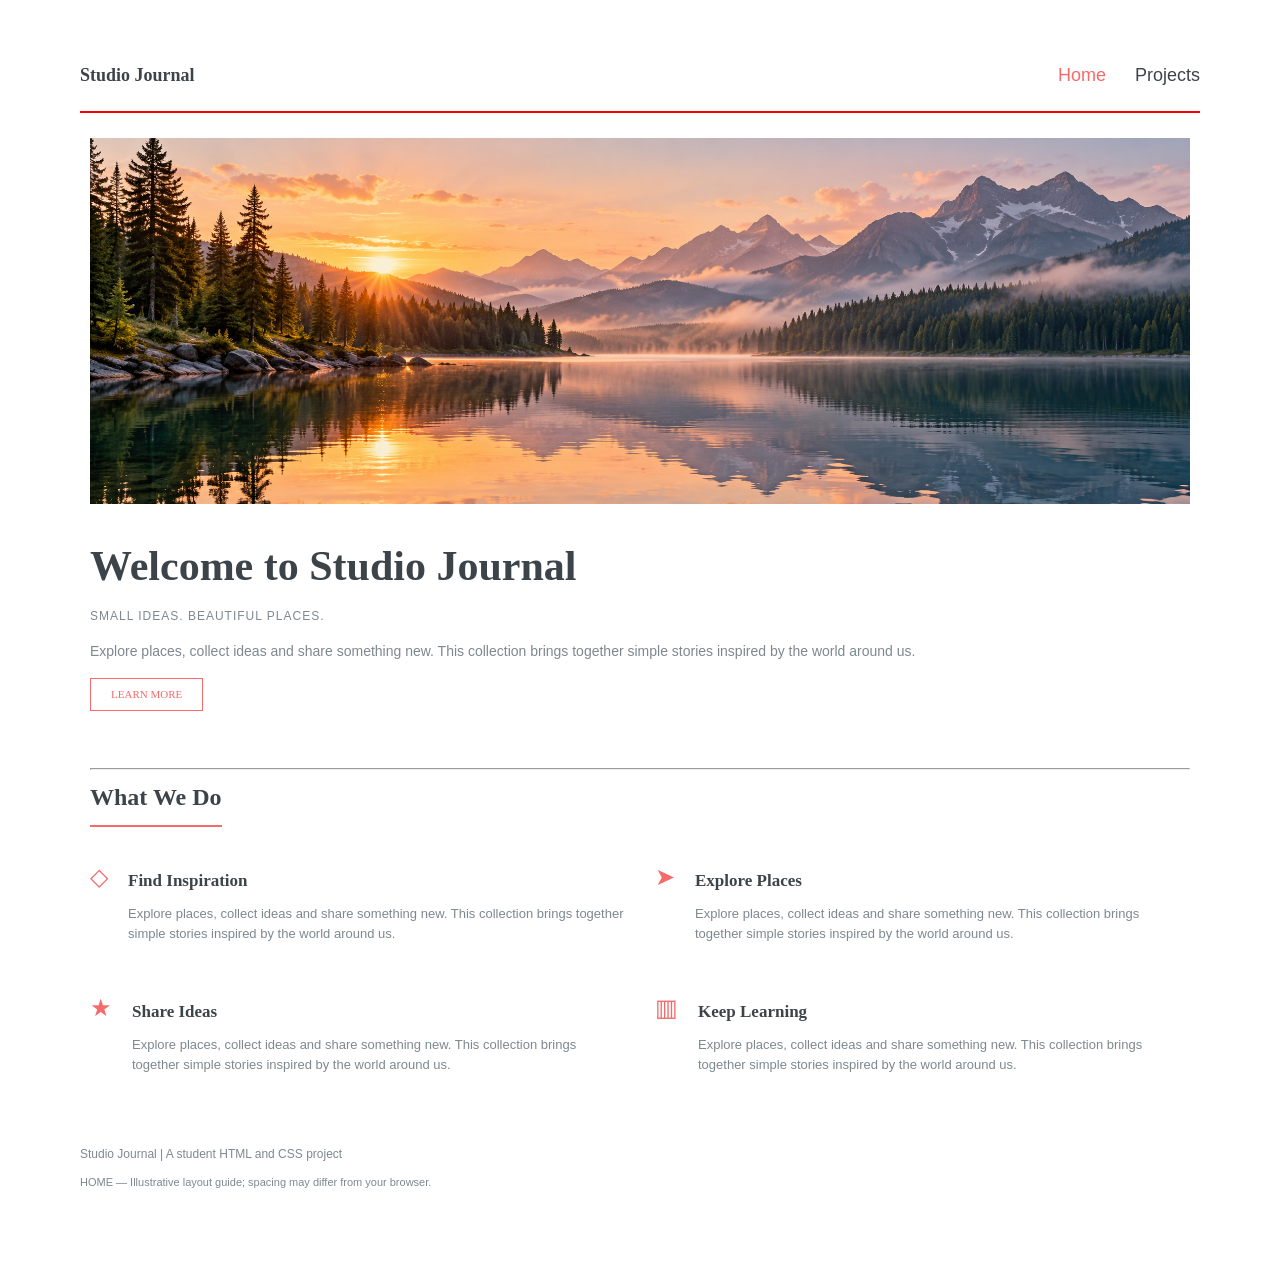
<file: Lab Practical 2/index.html>
<!DOCTYPE html>
<html lang="en">
<head>
    <meta charset="UTF-8">
    <meta name="viewport" content="width=device-width, initial-scale=1.0">
    <title>Studio Journal | Home</title>
    <link rel="stylesheet" href="styles.css">
</head>
<body>
    <header>
        <a class="logo" href="index.html"><strong>Studio Journal</strong></a>
        <nav>
            <a href="index.html" class="active" aria-current="page">Home</a>
            <a href="projects.html">Projects</a>
        </nav>
    </header>

    <main>
        <section class="intro">
            <img class="banner" src="images/pic10.png" alt="Mountain lake at sunrise">
            <h1>Welcome to Studio Journal</h1>
            <p class="subtitle">Small ideas. Beautiful places.</p>
            <p>Explore places, collect ideas and share something new. This collection brings together simple stories inspired by the world around us.</p>
            <a class="button" href="#features">Learn More</a>
        </section>

        <section id="features">
            <hr class="full-width-line">
            <h2 class="section-title">What We Do</h2>
            <div class="features">
                <article class="feature">
                    <span class="icon" aria-hidden="true">◇</span>
                    <div>
                        <h3>Find Inspiration</h3>
                        <p>Explore places, collect ideas and share something new. This collection brings together simple stories inspired by the world around us.</p>
                    </div>
                </article>
                <article class="feature">
                    <span class="icon" aria-hidden="true">➤</span>
                    <div>
                        <h3>Explore Places</h3>
                        <p>Explore places, collect ideas and share something new. This collection brings together simple stories inspired by the world around us.</p>
                    </div>
                </article>
                <article class="feature">
                    <span class="icon" aria-hidden="true">★</span>
                    <div>
                        <h3>Share Ideas</h3>
                        <p>Explore places, collect ideas and share something new. This collection brings together simple stories inspired by the world around us.</p>
                    </div>
                </article>
                <article class="feature">
                    <span class="icon" aria-hidden="true">▥</span>
                    <div>
                        <h3>Keep Learning</h3>
                        <p>Explore places, collect ideas and share something new. This collection brings together simple stories inspired by the world around us.</p>
                    </div>
                </article>
            </div>
        </section>
    </main>
    <footer>Studio Journal | A student HTML and CSS project</footer>
</body>
</html>
</file>
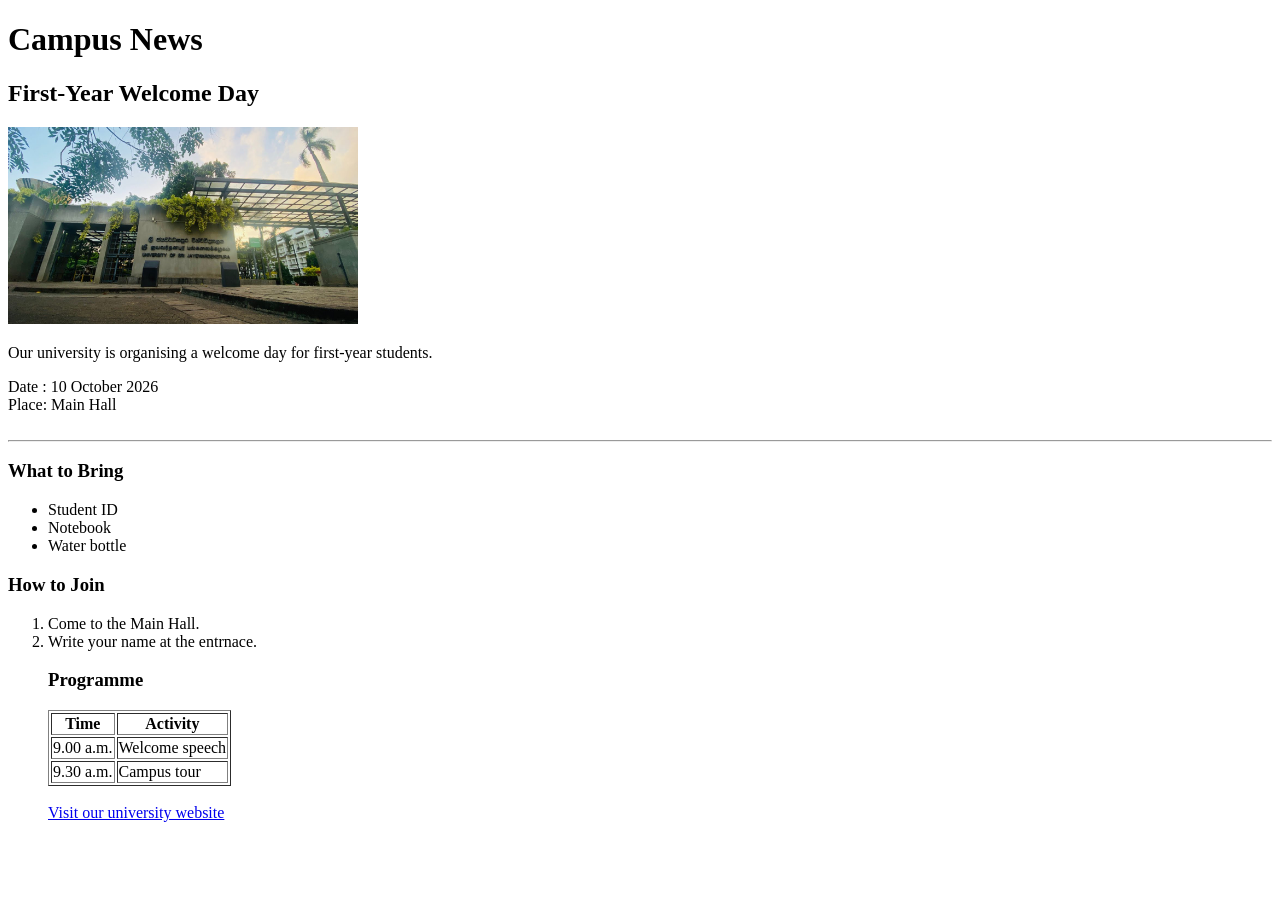
<file: Lab Practical 1/news.html>
<!DOCTYPE html>
<html lan="eng">
<head>
    <meta charset="UTF-8">
    <title>Lab Practicle 1</title>
</head>
<body>
    <h1>Campus News</h1>
    <h2>First-Year Welcome Day</h2>
    <img src="university.jpg" alt="University campus" width="350">
    <p> Our university is organising a welcome day for first-year students.</p>
    
    Date : 10 October 2026<br>
    Place: Main Hall<br><br>
   <hr>
   <h3>What to Bring</h3>
   <ul>
    <li>Student ID</li>
    <li>Notebook</li>
    <li>Water bottle</li>
   </ul>
   
   <h3>How to Join</h3>
   <ol>
    <li>Come to the Main Hall.</li>
    <li>Write your name at the entrnace.</li>
   </ul>

   <h3>Programme</h3>
   <table border="1">
      <tr>
        <th>Time</th>
        <th>Activity</th>
      </tr>

      <td>9.00 a.m.</td>
      <td>Welcome speech</td>

    <tr>

      <td>9.30 a.m.</td>
      <td>Campus tour</td>
    </tr>
  </table>
  <br>
  <a href = "https://www.sjp.ac.lk/">Visit our university website</a>
</html>
</file>
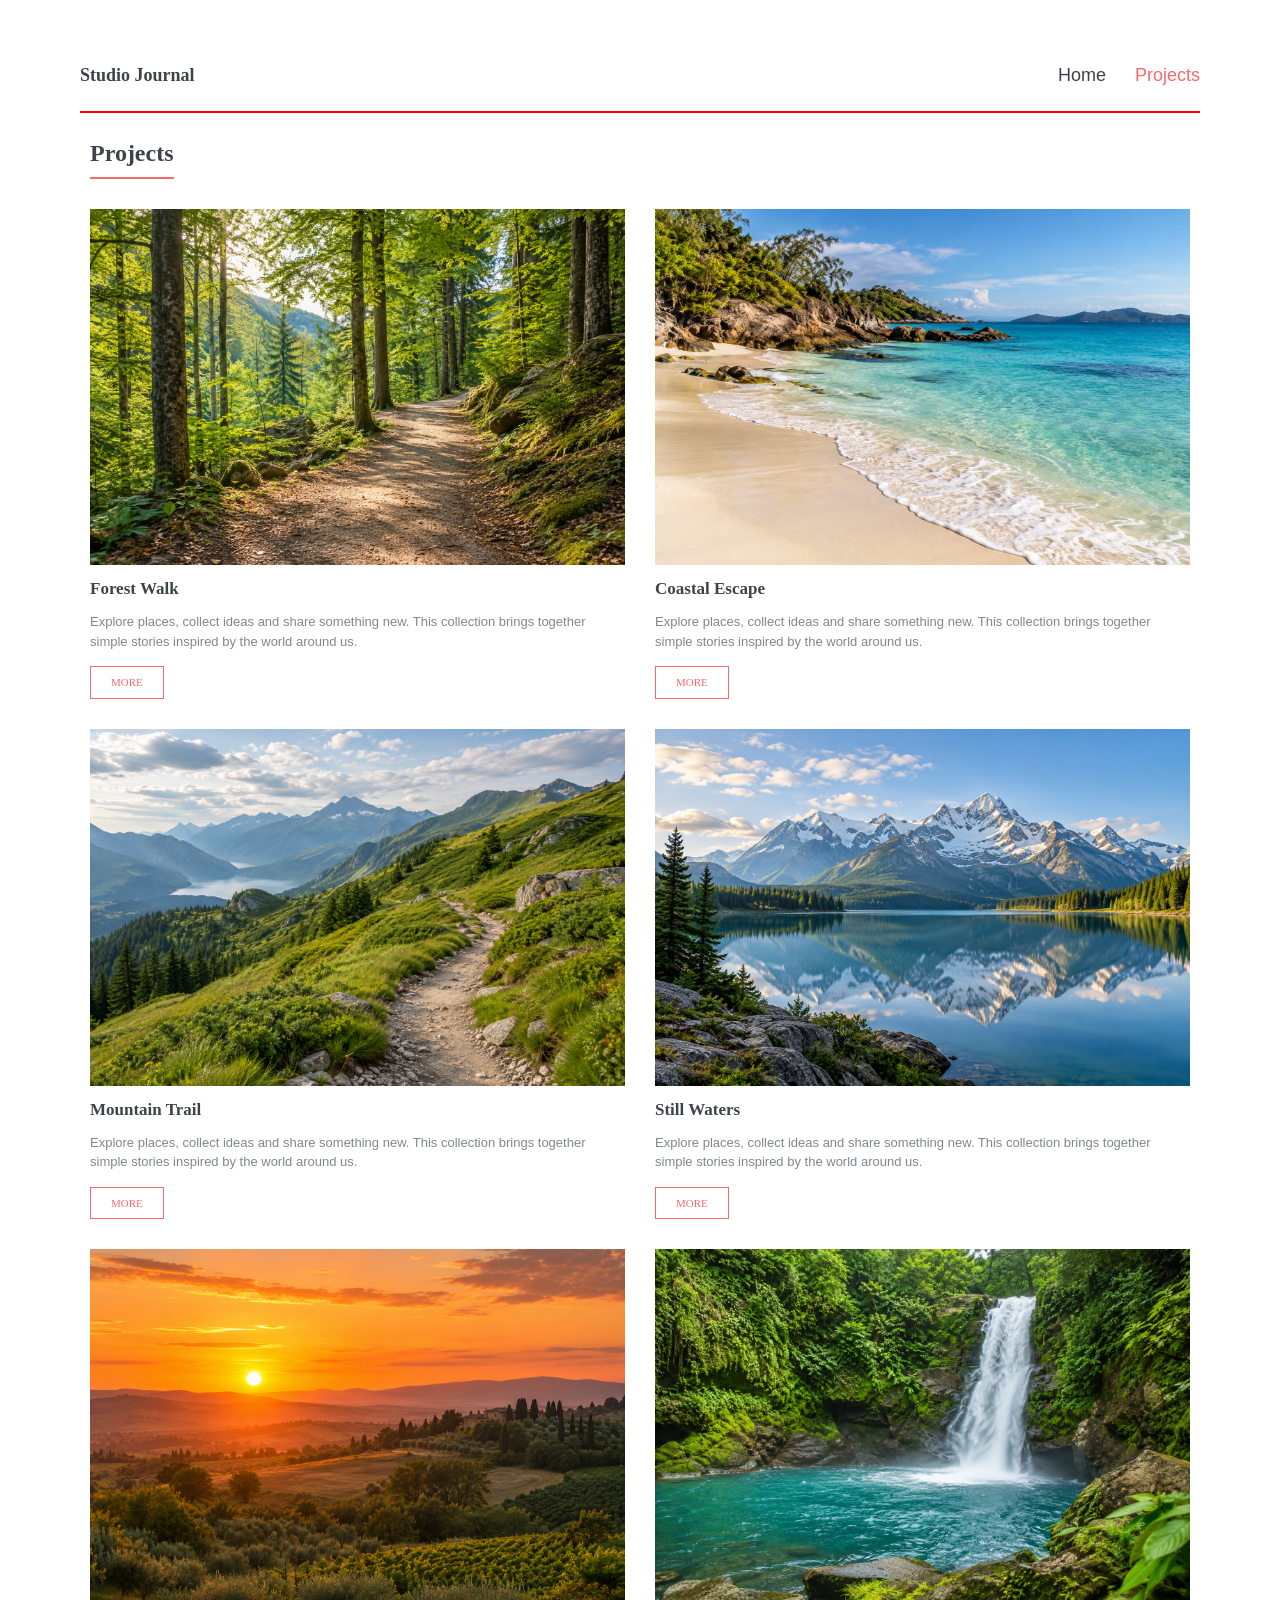
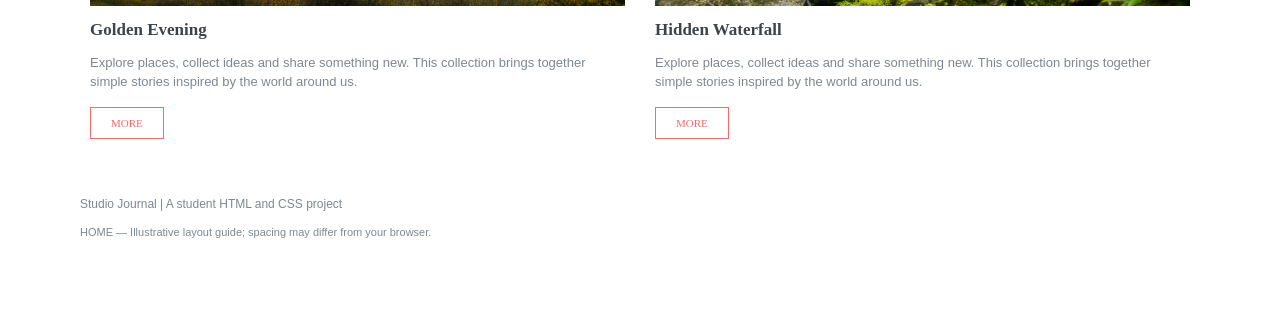
<file: Lab Practical 2/projects.html>
<!DOCTYPE html>
<html lang="en">
<head>
    <meta charset="UTF-8">
    <meta name="viewport" content="width=device-width, initial-scale=1.0">
    <title>Studio Journal | Projects</title>
    <link rel="stylesheet" href="styles.css">
</head>
<body>
    <header>
        <a class="logo" href="index.html"><strong>Studio Journal</strong></a>
        <nav>
            <a href="index.html">Home</a>
            <a href="projects.html" class="active" aria-current="page">Projects</a>
        </nav>
    </header>

    <main>
        <section>
            <h1 class="section-title">Projects</h1>
            <div class="projects">
                <article>
                    <img src="images/pic01.png" alt="Sunlit path through a green forest">
                    <h3>Forest Walk</h3>
                    <p>Explore places, collect ideas and share something new. This collection brings together simple stories inspired by the world around us.</p>
                    <a class="button" href="images/pic01.png">More</a>
                </article>
                <article>
                    <img src="images/pic02.png" alt="Sandy coastline beside turquoise water">
                    <h3>Coastal Escape</h3>
                    <p>Explore places, collect ideas and share something new. This collection brings together simple stories inspired by the world around us.</p>
                    <a class="button" href="images/pic02.png">More</a>
                </article>
                <article>
                    <img src="images/pic03.png" alt="Trail through green mountain hills">
                    <h3>Mountain Trail</h3>
                    <p>Explore places, collect ideas and share something new. This collection brings together simple stories inspired by the world around us.</p>
                    <a class="button" href="images/pic03.png">More</a>
                </article>
                <article>
                    <img src="images/pic04.png" alt="Lake reflecting distant mountains">
                    <h3>Still Waters</h3>
                    <p>Explore places, collect ideas and share something new. This collection brings together simple stories inspired by the world around us.</p>
                    <a class="button" href="images/pic04.png">More</a>
                </article>
                <article>
                    <img src="images/pic05.png" alt="Sunset over rolling countryside">
                    <h3>Golden Evening</h3>
                    <p>Explore places, collect ideas and share something new. This collection brings together simple stories inspired by the world around us.</p>
                    <a class="button" href="images/pic05.png">More</a>
                </article>
                <article>
                    <img src="images/pic06.png" alt="Waterfall surrounded by green plants">
                    <h3>Hidden Waterfall</h3>
                    <p>Explore places, collect ideas and share something new. This collection brings together simple stories inspired by the world around us.</p>
                    <a class="button" href="images/pic06.png">More</a>
                </article>
            </div>
        </section>
    </main>
    <footer>Studio Journal | A student HTML and CSS project</footer>
</body>
</html>
</file>
<file: Lab Practical 2/styles.css>
*{box-sizing:border-box;}
body{
    max-width: 1200px;
    margin: auto;
    padding: 40px;
    color: #7f888f;
    font-family: Arial, sans-serif;
    font-size:14px;
    line-height: 1.7;
}

header{
    display:flex;
    justify-content: space-between;
    align-items: center;
    padding: 20px 0;
    border-bottom: 2px solid red;
}

h1, h2, h3, .logo , .button{
    font-family: Georgia, serif;
    color: #3d4449;
}

nav a{
    color: #3d4449;
    text-decoration:none ;
    margin-left: 25px;
    font-size: 18px;

}
nav a:hover,
nav a.active{
    color: #f56a6a;
}
main{
    max-width: 1100px;
    margin:0 auto;

}
section{
    padding: 25px 0;
}

h1{font-size: 42px; line-height: 1.3; margin-bottom: 12px;}
h2, .section-title{
    display: table;
    font-size: 26px;
    border-bottom: 3px solid #f56a6a;
    padding-bottom: 10px;
    margin: 0 0 40px;
}

.logo{
    color: #3d4449;
    text-decoration: none;
    font-size: 18px;
}

.projects{
    display: grid;
    grid-template-columns: 1fr 1fr;
    gap: 30px;
}
article img{
    width: 100%;
    display: block;
}
article h3{
    font-size: 17px;
    margin: 10px 0 8px;
    color: #3d4449;
}
article p{
    font-size: 13px;
    line-height: 1.5;
    color: #7f888f;
    margin:0 0 15px;

}
.button{
    display: inline-block;
    padding:6px 20px;
    border: 1px solid  #f56a6a;
    color: #f56a6a;
    font-size: 11px;
    text-transform: uppercase;

}
.button:hover{
    background-color: #f56a6a;
    color: white;
}
footer{
    text-align: center;
    color:#7f888f;
    font-size: 12px;
    padding: 30px 0;
}
.banner{
    width: 100%;
    display: block;
    margin-bottom: 25px;
}
.subtitle{
    font-size: 12px;
    text-transform: uppercase;
    letter-spacing: 1px;
    color:#7f888f;
    margin-bottom: 10px;


}
.section-title{
    font-size: 24px;
    color: #3d4449;
    margin-bottom: 30px;
    border-bottom: 2px solid #f56a6a;
    padding-bottom: 8px;
    display: inline-block;
}

#features .features {
    display: grid;
    grid-template-columns: repeat(2, 1fr);
    gap: 30px;
}

#features .feature {
    display: flex;
    align-items: flex-start;
    gap: 20px;
}
#features .icon {
    color: #f56a6a;
    font-size: 24px;
    flex-shrink: 0;
}

.button,.card a{
    display: inline-block;
    padding: 6px 20px;
    border: 1px solid #f56a6a;
    color: #f56a6a;
    font-size: 11px;
    text-transform: uppercase;
    transition: background-color 0.2s,color 0.2s;

}
.button:hover, .card a:hover {
    background-color: #f56a6a;
    color: white;
    
}

a {
    text-decoration: none;
}

.what-we-do-title {
    display:#3d4449;             
    border-top: 1px solid #7f888f; 
    margin-top: 15px;     
    margin-bottom: 15px;
    border:none;         
}

footer{
    text-align: left;
    color: #7f888f;
    font-size: 12px;
    padding: 30px 0;
}
footer::after {
    content: "HOME — Illustrative layout guide; spacing may differ from your browser.";
    display: block;
    margin-top: 8px;
    color: #7f888f;
    font-size: 11px;
}
</file>
